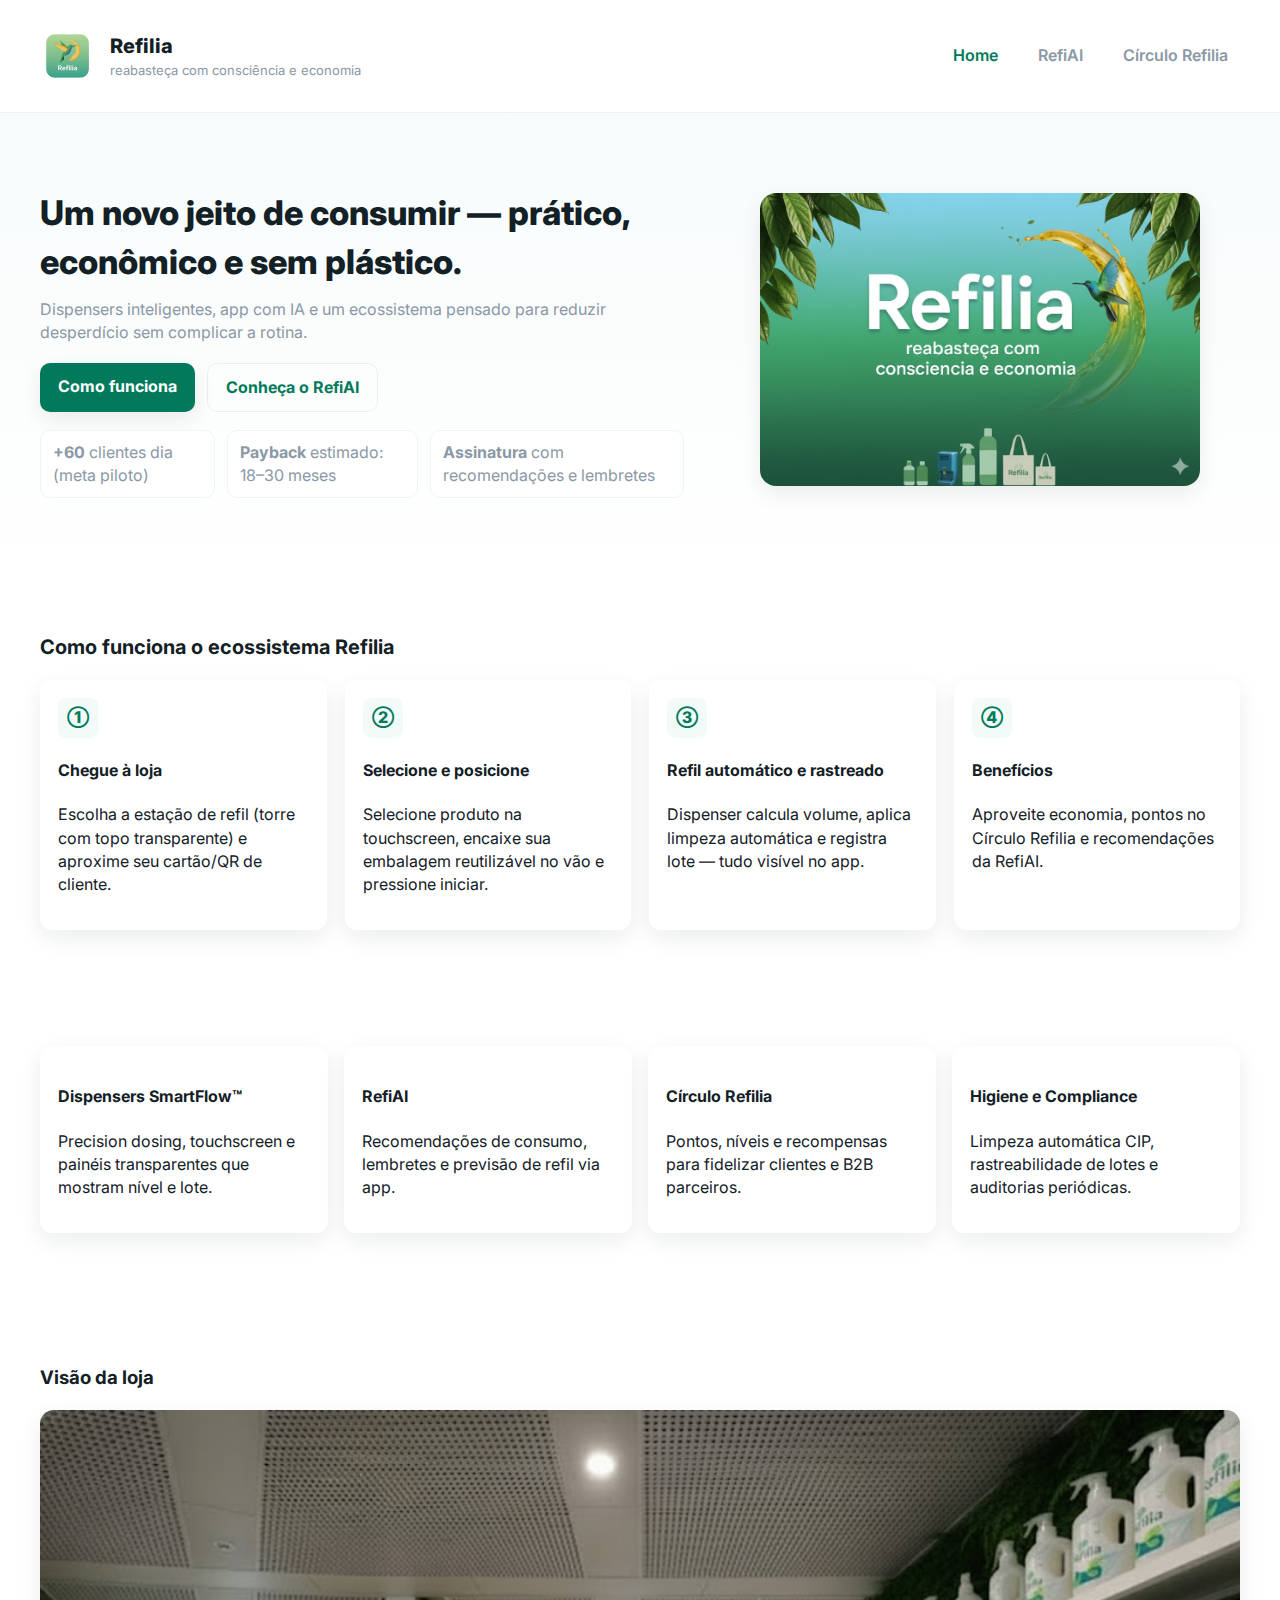
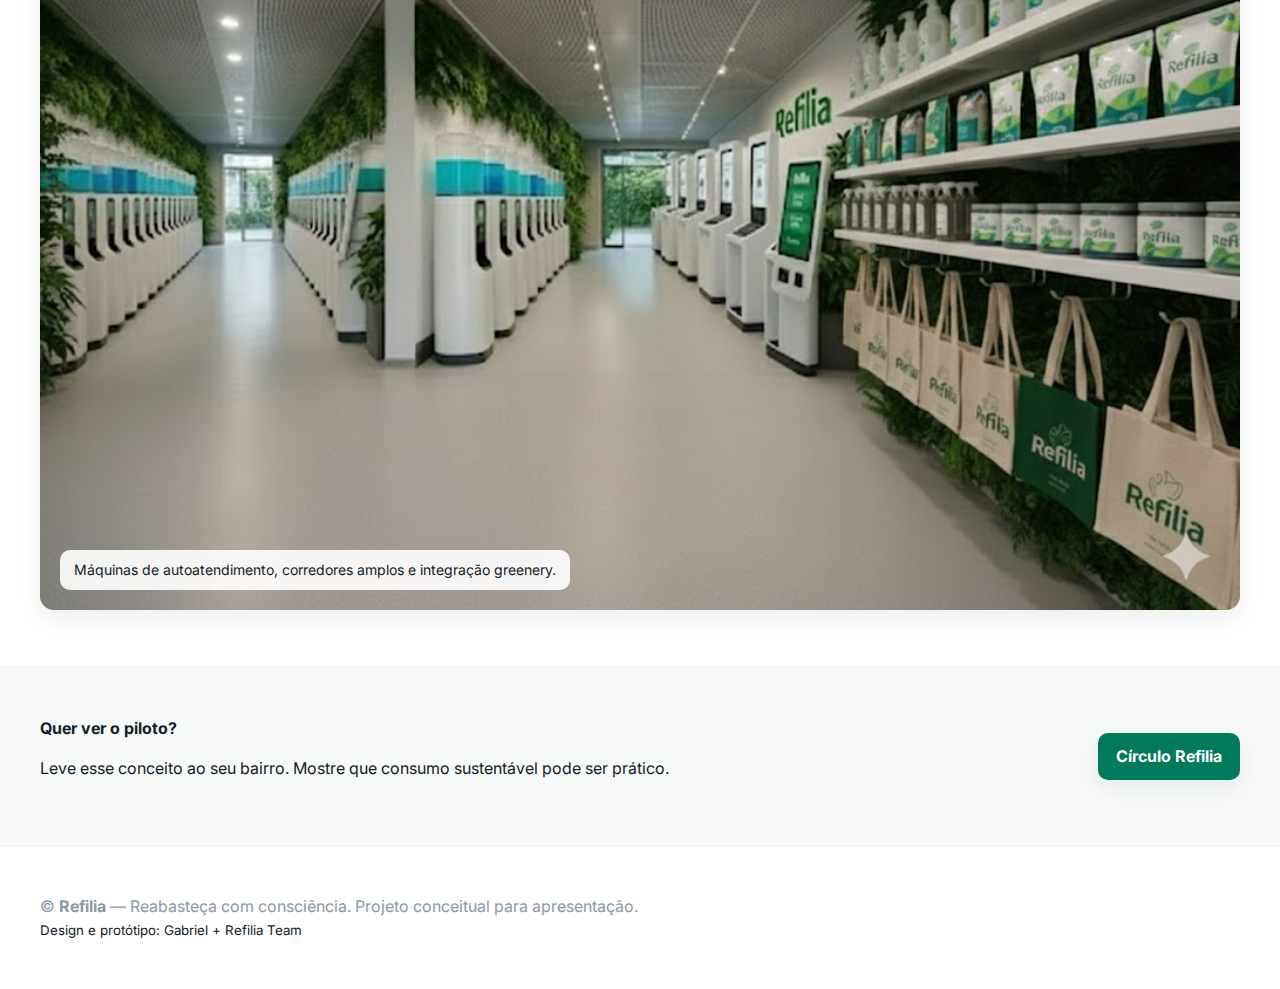
<file: index.html>
<!doctype html>
<html lang="pt-BR">
<link rel="icon" type="image/png" href="assets/favicon.png">
<head>
  <meta charset="utf-8" />
  <meta name="viewport" content="width=device-width,initial-scale=1" />
  <title>Refilia — Reabasteça com consciência</title>
  <link href="https://fonts.googleapis.com/css2?family=Inter:wght@300;400;600;700;800&display=swap" rel="stylesheet">
  <link rel="stylesheet" href="css/style.css">
  <meta name="description" content="Refilia — Mercado de refil urbano: tecnologia, higiene e sustentabilidade.">
</head>
<body class="page-home">
  <header class="site-header">
    <div class="container header-inner">
      <div class="brand">
        <img src="assets/poster-visual.png" alt="Refilia logo" class="brand-mark" />
        <div>
          <h1 class="brand-name">Refilia</h1>
          <p class="tag">reabasteça com consciência e economia</p>
        </div>
      </div>

      <nav class="main-nav" aria-label="Main navigation">
        <a href="index.html" class="nav-link active">Home</a>
        <a href="refiai.html" class="nav-link">RefiAI</a>
        <a href="circulo.html" class="nav-link">Círculo Refilia</a>
      </nav>
    </div>
  </header>

  <main>
    <!-- HERO -->
    <section class="hero">
      <div class="container hero-grid">
        <div class="hero-copy">
          <h2>Um novo jeito de consumir — prático, econômico e sem plástico.</h2>
          <p class="lead">Dispensers inteligentes, app com IA e um ecossistema pensado para reduzir desperdício sem complicar a rotina.</p>
          <div class="cta-row">
            <a class="btn primary" href="#how">Como funciona</a>
            <a class="btn ghost" href="refiai.html">Conheça o RefiAI</a>
          </div>

          <ul class="hero-stats">
            <li><strong>+60</strong> clientes dia (meta piloto)</li>
            <li><strong>Payback</strong> estimado: 18–30 meses</li>
            <li><strong>Assinatura</strong> com recomendações e lembretes</li>
          </ul>
        </div>

        <figure class="hero-media">
          <img src="assets/hero-promo.png" alt="Ambiente Refilia — natureza e tecnologia" />
        </figure>
      </div>
    </section>

    <!-- COMO FUNCIONA -->
    <section id="how" class="how-it-works">
      <div class="container">
        <h3>Como funciona o ecossistema Refilia</h3>
        <div class="steps-grid">
          <article class="step">
            <div class="step-icon">①</div>
            <h4>Chegue à loja</h4>
            <p>Escolha a estação de refil (torre com topo transparente) e aproxime seu cartão/QR de cliente.</p>
          </article>

          <article class="step">
            <div class="step-icon">②</div>
            <h4>Selecione e posicione</h4>
            <p>Selecione produto na touchscreen, encaixe sua embalagem reutilizável no vão e pressione iniciar.</p>
          </article>

          <article class="step">
            <div class="step-icon">③</div>
            <h4>Refil automático e rastreado</h4>
            <p>Dispenser calcula volume, aplica limpeza automática e registra lote — tudo visível no app.</p>
          </article>

          <article class="step">
            <div class="step-icon">④</div>
            <h4>Benefícios</h4>
            <p>Aproveite economia, pontos no Círculo Refilia e recomendações da RefiAI.</p>
          </article>
        </div>
      </div>
    </section>

    <!-- FEATURES VISUAL -->
    <section class="features">
      <div class="container features-grid">
        <div class="feature-card">
          <h4>Dispensers SmartFlow™</h4>
          <p>Precision dosing, touchscreen e painéis transparentes que mostram nível e lote.</p>
        </div>

        <div class="feature-card">
          <h4>RefiAI</h4>
          <p>Recomendações de consumo, lembretes e previsão de refil via app.</p>
        </div>

        <div class="feature-card">
          <h4>Círculo Refilia</h4>
          <p>Pontos, níveis e recompensas para fidelizar clientes e B2B parceiros.</p>
        </div>

        <div class="feature-card">
          <h4>Higiene e Compliance</h4>
          <p>Limpeza automática CIP, rastreabilidade de lotes e auditorias periódicas.</p>
        </div>
      </div>
    </section>

    <!-- VISUAL STORE -->
    <section class="store-preview">
      <div class="container">
        <h3>Visão da loja</h3>
        <div class="store-visual">
          <img src="assets/interior-white.png" alt="Loja Refilia — interior com máquinas" />
          <div class="overlay-note">Máquinas de autoatendimento, corredores amplos e integração greenery.</div>
        </div>
      </div>
    </section>

    <!-- FOOTER CTA -->
    <section class="mini-cta">
      <div class="container mini-cta-inner">
        <div>
          <strong>Quer ver o piloto?</strong>
          <p>Leve esse conceito ao seu bairro. Mostre que consumo sustentável pode ser prático.</p>
        </div>
        <div>
          <a class="btn primary" href="circulo.html">Círculo Refilia</a>
        </div>
      </div>
    </section>
  </main>

  <footer class="site-footer">
    <div class="container">
      <p>© <strong>Refilia</strong> — Reabasteça com consciência. Projeto conceitual para apresentação.</p>
      <small>Design e protótipo: Gabriel + Refilia Team</small>
    </div>
  </footer>

  <script src="js/main.js"></script>
</body>
</html>
</file>
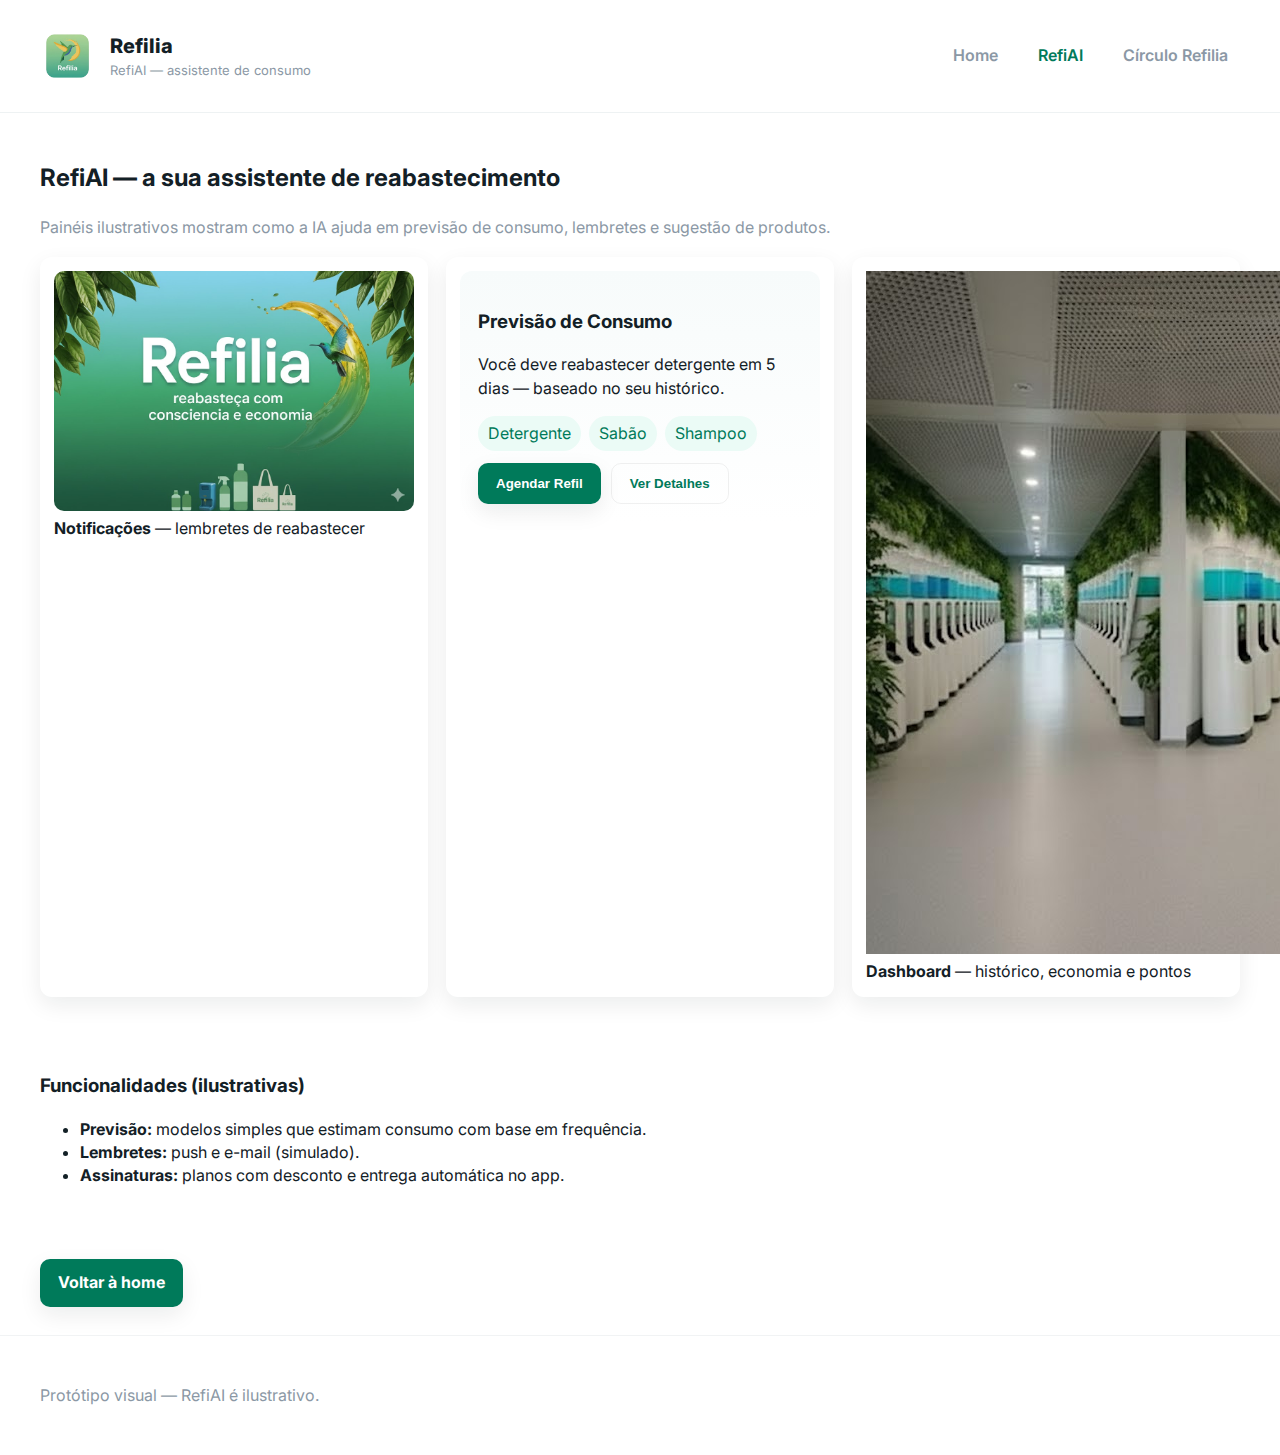
<file: refiai.html>
<!doctype html>
<html lang="pt-BR">
<head>
  <meta charset="utf-8" />
  <meta name="viewport" content="width=device-width,initial-scale=1" />
  <title>RefiAI — Refilia</title>
  <link href="https://fonts.googleapis.com/css2?family=Inter:wght@300;400;600;700;800&display=swap" rel="stylesheet">
  <link rel="stylesheet" href="css/style.css">
</head>
<body class="page-refiai">
  <header class="site-header">
    <div class="container header-inner">
      <div class="brand">
        <img src="assets/poster-visual.png" alt="Refilia logo" class="brand-mark" />
        <div>
          <h1 class="brand-name">Refilia</h1>
          <p class="tag">RefiAI — assistente de consumo</p>
        </div>
      </div>

      <nav class="main-nav" aria-label="Main navigation">
        <a href="index.html" class="nav-link">Home</a>
        <a href="refiai.html" class="nav-link active">RefiAI</a>
        <a href="circulo.html" class="nav-link">Círculo Refilia</a>
      </nav>
    </div>
  </header>

  <main>
    <section class="refiai-hero">
      <div class="container">
        <h2>RefiAI — a sua assistente de reabastecimento</h2>
        <p class="lead">Painéis ilustrativos mostram como a IA ajuda em previsão de consumo, lembretes e sugestão de produtos.</p>

        <div class="refiai-grid">
          <div class="panel mock-phone">
            <img src="assets/hero-promo.png" alt="Mockup RefiAI app" />
            <div class="panel-caption"><strong>Notificações</strong> — lembretes de reabastecer</div>
          </div>

          <div class="panel mock-screen">
            <div class="fake-screen">
              <h3>Previsão de Consumo</h3>
              <p>Você deve reabastecer detergente em 5 dias — baseado no seu histórico.</p>
              <div class="pill-list">
                <span>Detergente</span><span>Sabão</span><span>Shampoo</span>
              </div>
              <div class="btn-row">
                <button class="btn primary">Agendar Refil</button>
                <button class="btn ghost">Ver Detalhes</button>
              </div>
            </div>
          </div>

          <div class="panel mock-dashboard">
            <img src="assets/interior-white.png" alt="Dashboard RefiAI" />
            <div class="panel-caption"><strong>Dashboard</strong> — histórico, economia e pontos</div>
          </div>
        </div>
      </div>
    </section>

    <section class="refiai-details">
      <div class="container">
        <h3>Funcionalidades (ilustrativas)</h3>
        <ul class="feature-list">
          <li><strong>Previsão:</strong> modelos simples que estimam consumo com base em frequência.</li>
          <li><strong>Lembretes:</strong> push e e-mail (simulado).</li>
          <li><strong>Assinaturas:</strong> planos com desconto e entrega automática no app.</li>
        </ul>
      </div>
    </section>

    <section class="cta-low">
      <div class="container">
        <a class="btn primary" href="index.html">Voltar à home</a>
      </div>
    </section>
  </main>

  <footer class="site-footer">
    <div class="container">
      <p>Protótipo visual — RefiAI é ilustrativo.</p>
    </div>
  </footer>

  <script src="js/main.js"></script>
</body>
</html>
</file>
<file: css/style.css>
:root{
  --bg:#ffffff;
  --muted:#8b98a5;
  --accent:#007a5a; /* verde Refilia */
  --accent-2:#1aaab4;
  --soft:#f5f7f8;
  --card:#ffffff;
  --shadow: 0 8px 22px rgba(18,22,26,0.08);
  --max-width:1200px;
  --radius:10px;
  --fw-regular:400;
  --fw-medium:600;
  font-family: 'Inter', system-ui, -apple-system, "Segoe UI", Roboto, "Helvetica Neue", Arial;
}

*{box-sizing:border-box}
html,body{height:100%}
body{
  margin:0;
  background:var(--bg);
  color:#132026;
  -webkit-font-smoothing:antialiased;
  -moz-osx-font-smoothing:grayscale;
  line-height:1.45;
}

/* Layout helpers */
.container{
  width:95%;
  max-width:var(--max-width);
  margin:0 auto;
  padding:28px 0;
}

/* Header */
.site-header{
  border-bottom:1px solid #eef2f3;
  background:#fff;
  position:sticky;
  top:0;
  z-index:50;
}
.header-inner{
  display:flex;
  align-items:center;
  justify-content:space-between;
}
.brand{display:flex;align-items:center;gap:14px}
.brand-mark{width:56px;height:56px;object-fit:cover;border-radius:8px}
.brand-name{margin:0;font-weight:800;font-size:20px}
.tag{margin:0;color:var(--muted);font-size:13px}

/* Navigation */
.main-nav{display:flex;gap:16px;align-items:center}
.main-nav .nav-link{
  text-decoration:none;color:var(--muted);padding:10px 12px;border-radius:8px;font-weight:600;
}
.main-nav .nav-link:hover{background:#f6fbfa;color:var(--accent)}
.main-nav .nav-link.active{color:var(--accent)}

/* HERO */
.hero{background:linear-gradient(180deg,#f7fbfb 0%, #ffffff 100%);padding:36px 0}
.hero-grid{display:grid;grid-template-columns:1fr 520px;gap:36px;align-items:center}
.hero-copy h2{font-size:34px;margin:0 0 12px;font-weight:800}
.lead{color:var(--muted);margin:0 0 18px}
.cta-row{display:flex;gap:12px;margin-bottom:18px}
.btn{
  display:inline-block;padding:12px 18px;border-radius:10px;text-decoration:none;font-weight:700;cursor:pointer;border:0;
}
.btn.primary{background:var(--accent);color:white;box-shadow:var(--shadow)}
.btn.ghost{background:transparent;color:var(--accent);border:1px solid rgba(0,0,0,0.06)}

/* hero stats */
.hero-stats{display:flex;gap:12px;list-style:none;padding:0;margin:18px 0 0;color:var(--muted)}
.hero-stats li{background:#fff;padding:10px 12px;border-radius:10px;border:1px solid #f0f4f3}

/* hero media */
.hero-media img{width:100%;height:auto;border-radius:16px;box-shadow:var(--shadow)}

/* How it works */
.how-it-works{padding:32px 0}
.how-it-works h3{margin:0 0 18px;font-size:20px}
.steps-grid{display:grid;grid-template-columns:repeat(auto-fit,minmax(220px,1fr));gap:18px}
.step{background:var(--card);padding:18px;border-radius:12px;box-shadow:var(--shadow)}
.step-icon{width:40px;height:40px;background:#f2fbf8;border-radius:8px;display:flex;align-items:center;justify-content:center;font-weight:800;color:var(--accent);margin-bottom:10px}

/* Features */
.features{padding:28px 0}
.features-grid{display:grid;grid-template-columns:repeat(4,1fr);gap:16px}
.feature-card{padding:18px;border-radius:12px;background:#fff;box-shadow:var(--shadow)}

/* Store preview */
.store-preview{padding:28px 0}
.store-visual{position:relative;border-radius:14px;overflow:hidden;box-shadow:var(--shadow)}
.store-visual img{width:100%;height:auto;display:block}
.overlay-note{position:absolute;left:20px;bottom:20px;background:rgba(255,255,255,0.9);padding:10px 14px;border-radius:10px;font-size:14px}

/* mini cta */
.mini-cta{padding:22px 0;background:#f7faf9;border-top:1px solid #eef2f3}
.mini-cta-inner{display:flex;align-items:center;justify-content:space-between}

/* footer */
.site-footer{padding:20px 0;background:#fff;border-top:1px solid #f1f3f4}
.site-footer p{margin:0;color:var(--muted)}

/* REFI AI / CIRCULO specifics */
.refiai-hero .refiai-grid,
.circulo-hero .rewards-grid,
.products-grid{
  display:grid;
  grid-template-columns:repeat(auto-fit,minmax(260px,1fr));
  gap:18px;
  margin-top:18px;
}
.panel{background:#fff;padding:14px;border-radius:12px;box-shadow:var(--shadow)}
.mock-phone img{width:100%;border-radius:10px}
.fake-screen{background:linear-gradient(180deg,#f7fbfb,#fff);padding:18px;border-radius:12px}
.pill-list{display:flex;gap:8px;margin:12px 0}
.pill-list span{background:#ebfbf6;padding:6px 10px;border-radius:999px;color:var(--accent)}
.btn-row{display:flex;gap:10px}

/* products */
.products-grid{display:grid;grid-template-columns:repeat(auto-fit,minmax(220px,1fr));gap:18px}
.product{background:#fff;padding:12px;border-radius:12px;box-shadow:var(--shadow);display:flex;flex-direction:column;gap:12px}
.product img{width:100%;height:140px;object-fit:cover;border-radius:8px}
.product-meta{display:flex;align-items:center;justify-content:space-between}

/* modal */
.modal{position:fixed;left:0;top:0;right:0;bottom:0;display:none;align-items:center;justify-content:center;background:rgba(6,10,12,0.4);z-index:200}
.modal[aria-hidden="false"]{display:flex}
.modal-dialog{background:#fff;padding:20px;border-radius:12px;width:90%;max-width:640px;box-shadow:var(--shadow);position:relative}
.modal-close{position:absolute;right:14px;top:10px;border:0;background:transparent;font-size:18px;cursor:pointer}

/* Responsive */
@media (max-width:980px){
  .hero-grid{grid-template-columns:1fr}
  .features-grid{grid-template-columns:repeat(2,1fr)}
  .main-nav{gap:8px}
}
@media (max-width:600px){
  .features-grid{grid-template-columns:1fr}
  .brand-mark{display:none}
  .container{padding:16px 0}
}
</file>
